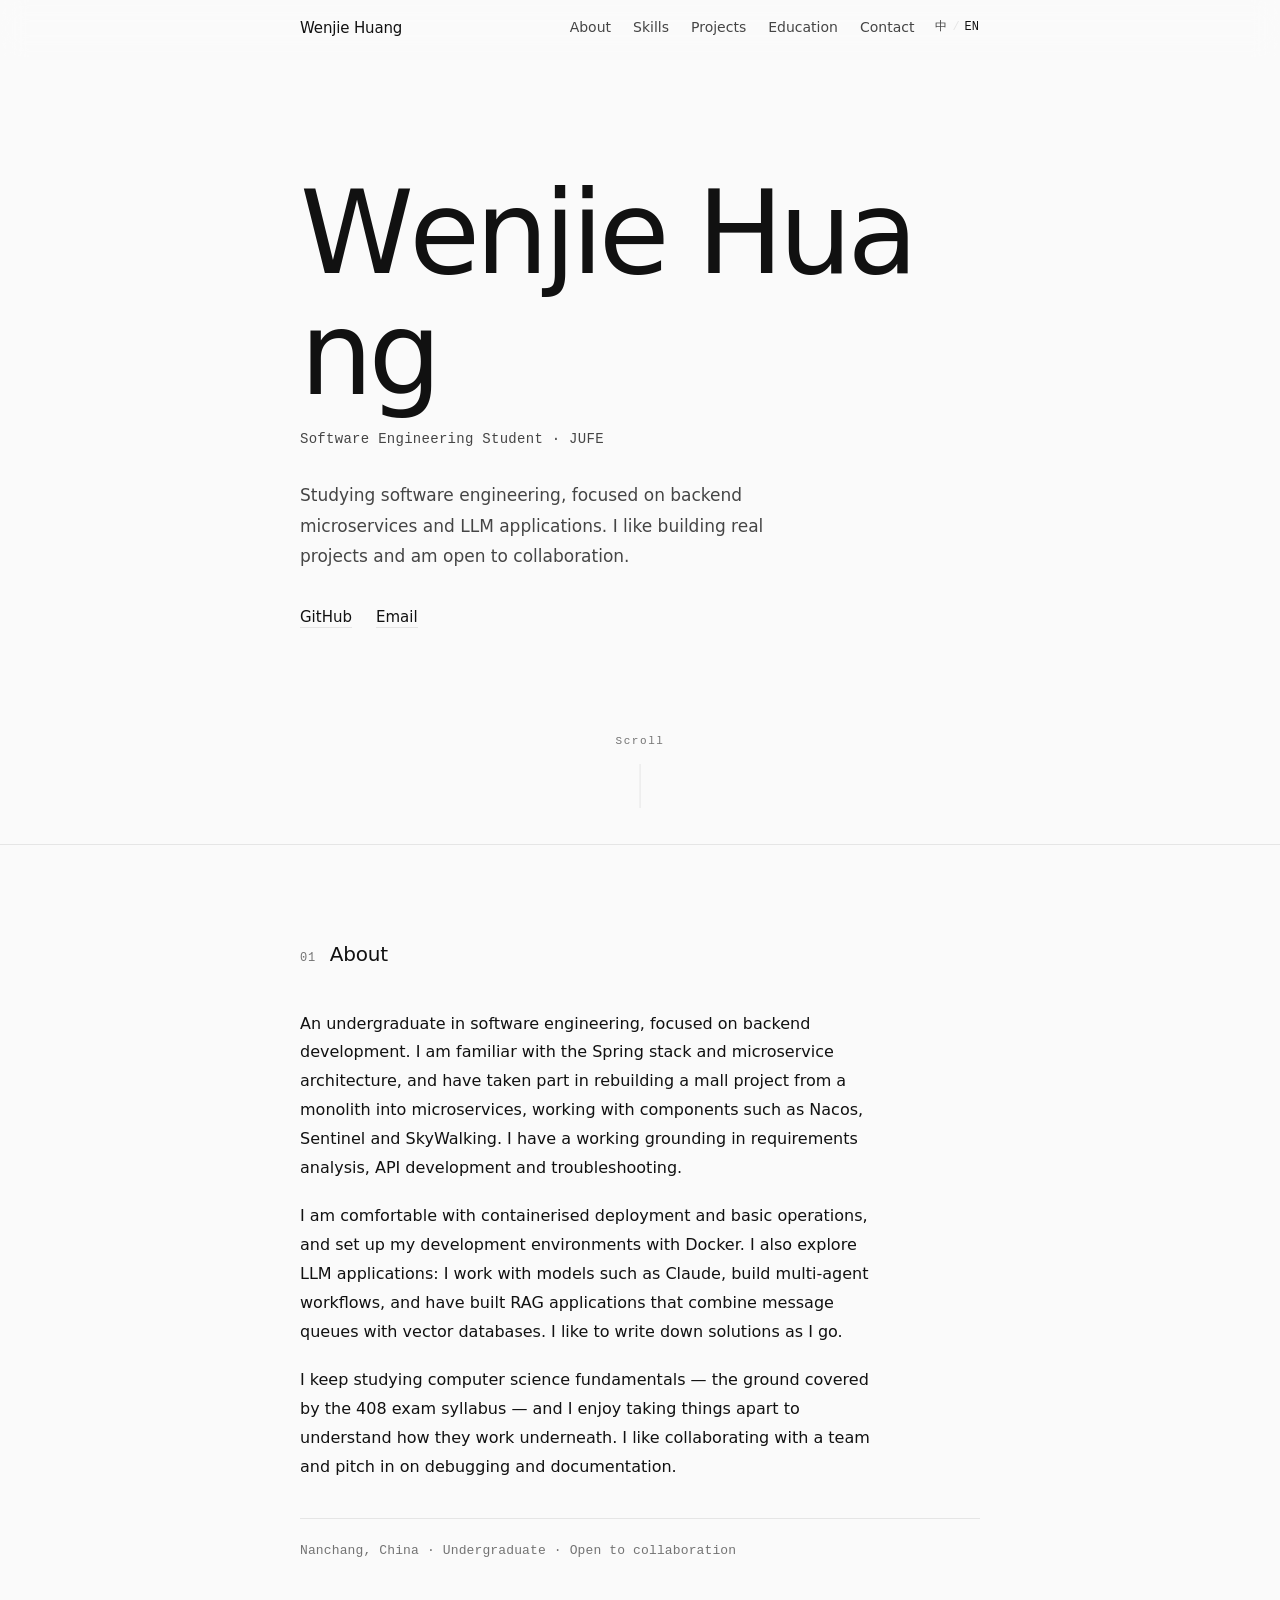
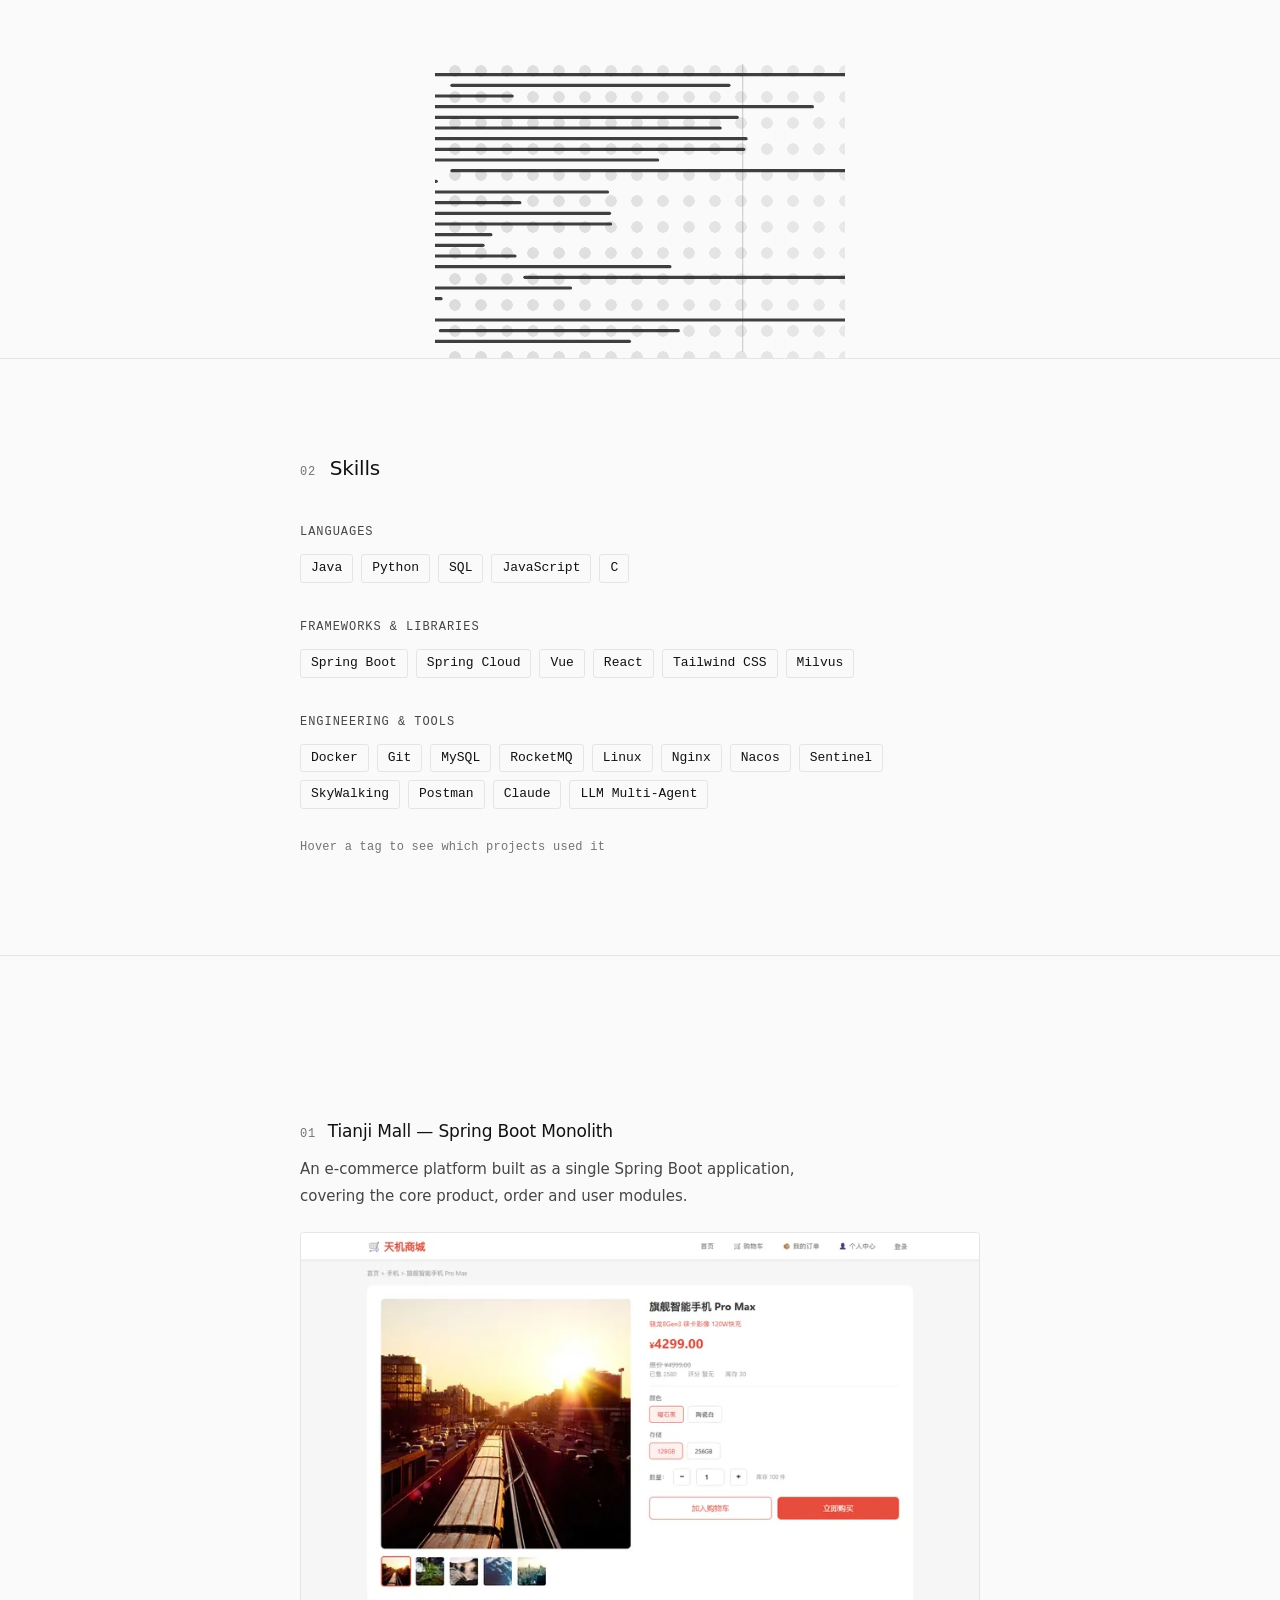
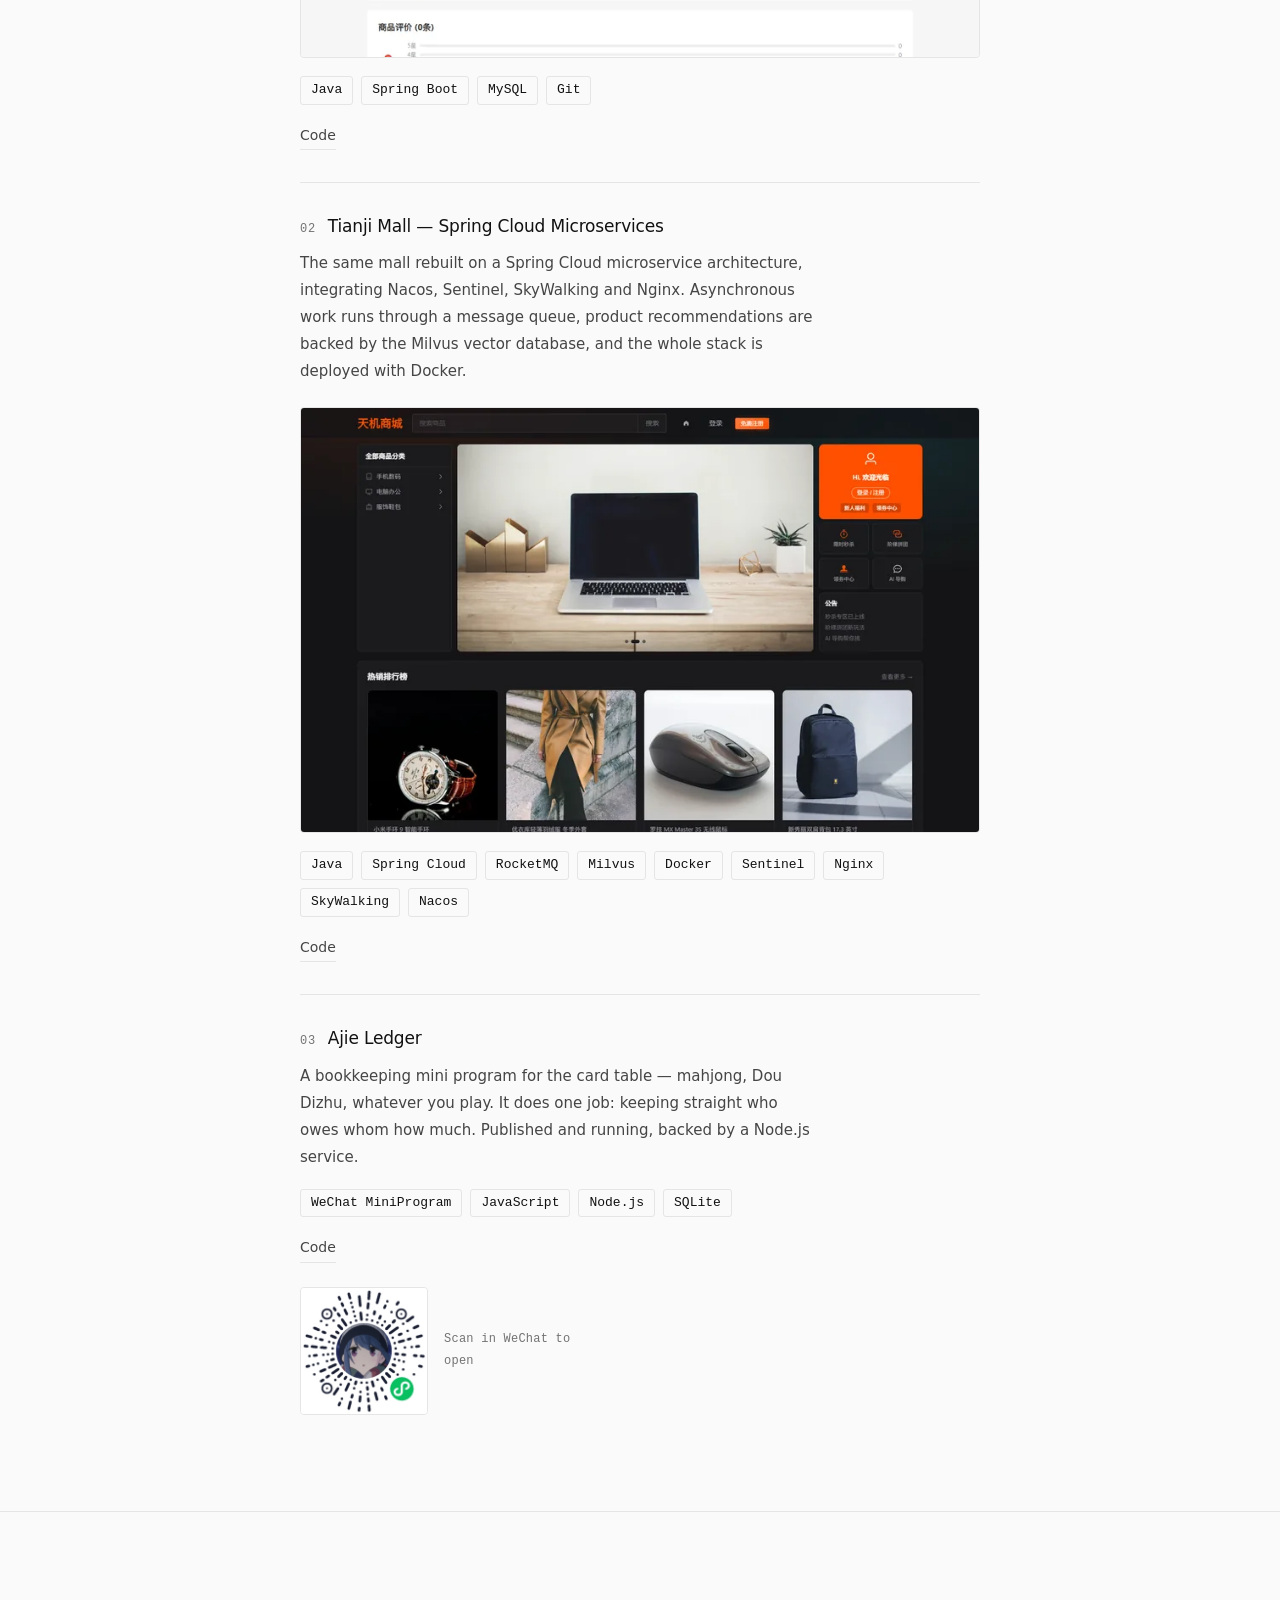
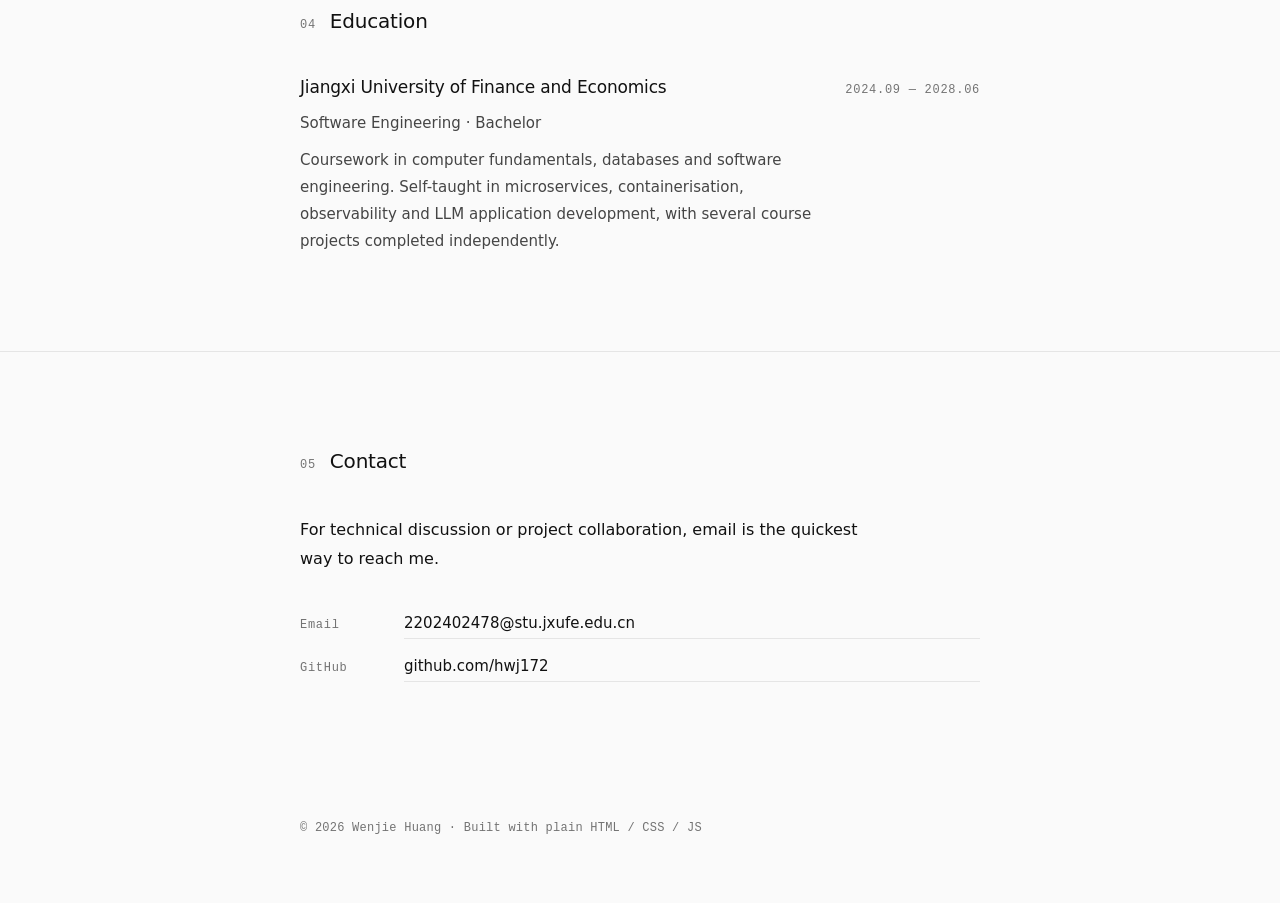
<file: index.html>
<!DOCTYPE html>
<html lang="zh-CN">
<head>
<meta charset="UTF-8">
<meta name="viewport" content="width=device-width, initial-scale=1">
<title>黄文杰 · 软件工程在读本科生</title>
<meta name="description" content="黄文杰，江西财经大学软件工程在读本科生。方向为 Java 后端微服务与大模型应用开发，熟悉 Spring Cloud、Docker、RAG 与多智能体工作流。">
<meta name="author" content="黄文杰">

<!-- 规范链接：告诉搜索引擎哪个地址是正版，避免 github.io 与其他入口重复收录 -->
<link rel="canonical" href="https://huangwenjie.asia/">

<!-- Open Graph：分享到微信 / Twitter / Slack 时的预览卡片。
     og:image 必须是绝对地址——相对路径很多爬虫不认，这是 og:image 失效最常见的原因。 -->
<meta property="og:type" content="website">
<meta property="og:site_name" content="黄文杰">
<meta property="og:locale" content="zh_CN">
<meta property="og:locale:alternate" content="en_US">
<meta property="og:url" content="https://huangwenjie.asia/">
<meta property="og:title" content="黄文杰 · 软件工程在读本科生">
<meta property="og:description" content="Java 后端微服务与大模型应用开发。熟悉 Spring Cloud、Docker、RAG 与多智能体工作流。">
<meta property="og:image" content="https://huangwenjie.asia/assets/img/og-cover.png">
<meta property="og:image:type" content="image/png">
<meta property="og:image:width" content="1200">
<meta property="og:image:height" content="630">
<meta property="og:image:alt" content="黄文杰 · 软件工程在读本科生">

<!-- Twitter 优先读自己的标签，缺了才回退到 og:*，所以显式写一遍更可靠 -->
<meta name="twitter:card" content="summary_large_image">
<meta name="twitter:title" content="黄文杰 · 软件工程在读本科生">
<meta name="twitter:description" content="Java 后端微服务与大模型应用开发。熟悉 Spring Cloud、Docker、RAG 与多智能体工作流。">
<meta name="twitter:image" content="https://huangwenjie.asia/assets/img/og-cover.png">

<!-- 结构化数据：帮助搜索引擎把「黄文杰」识别成一个人而非一串关键词。
     中英名同时写入（name 中文、alternateName 英文），是搜索引擎偏好的形式，
     所以这里不跟随语言切换。故意不放 email，避免被爬虫批量收集。
     改动这里的姓名 / 职位 / 所在地时，记得跟页面正文保持一致。 -->
<script type="application/ld+json">
{
  "@context": "https://schema.org",
  "@type": "Person",
  "name": "黄文杰",
  "alternateName": "Wenjie Huang",
  "jobTitle": "软件工程在读本科生",
  "description": "Java 后端微服务与大模型应用开发，熟悉 Spring Cloud、Docker、RAG 与多智能体工作流。",
  "url": "https://huangwenjie.asia/",
  "image": "https://huangwenjie.asia/assets/img/og-cover.png",
  "sameAs": [
    "https://github.com/hwj172"
  ],
  "affiliation": {
    "@type": "EducationalOrganization",
    "name": "江西财经大学",
    "alternateName": "Jiangxi University of Finance and Economics"
  },
  "address": {
    "@type": "PostalAddress",
    "addressLocality": "南昌",
    "addressCountry": "CN"
  }
}
</script>

<meta name="theme-color" content="#FAFAFA" media="(prefers-color-scheme: light)">
<meta name="theme-color" content="#0E0E0E" media="(prefers-color-scheme: dark)">

<link rel="icon" href="./assets/img/favicon.svg" type="image/svg+xml">
<link rel="stylesheet" href="./assets/css/style.css">

<!-- .js 前缀让 .reveal 默认隐藏、交给 motion.js 播入场。
     3 秒保险：动效模块若未接管就摘掉这个类，否则内容会永远停在 opacity:0。 -->
<script>
  document.documentElement.classList.add('js');
  setTimeout(function () {
    if (!document.documentElement.hasAttribute('data-motion-ready')) {
      document.documentElement.classList.remove('js');
    }
  }, 3000);
</script>
</head>
<body>

<a class="skip-link" href="#main" data-i18n="a11y.skip">跳到主要内容</a>

<div class="scroll-progress" aria-hidden="true"><span class="scroll-progress-bar"></span></div>

<aside class="rail" aria-hidden="true">
  <span class="rail-num">01</span>
  <span class="rail-line"><span class="rail-fill"></span></span>
</aside>

<!-- ══════════ 导航 ══════════ -->
<header class="nav" id="nav">
  <div class="container nav-inner">
    <a class="brand" href="#top" data-i18n="nav.brand">黄文杰</a>

    <nav class="nav-links" aria-label="主导航">
      <a href="#about"     data-i18n="nav.about">关于</a>
      <a href="#skills"    data-i18n="nav.skills">技能</a>
      <a href="#projects"  data-i18n="nav.projects">项目</a>
      <a href="#education" data-i18n="nav.education">教育</a>
      <a href="#contact"   data-i18n="nav.contact">联系</a>
    </nav>

    <div class="lang-switch" role="group" aria-label="语言切换 / Language">
      <button type="button" class="lang-btn" data-lang="zh" aria-pressed="true">中</button>
      <span class="lang-sep" aria-hidden="true">/</span>
      <button type="button" class="lang-btn" data-lang="en" aria-pressed="false">EN</button>
    </div>
  </div>
</header>

<main id="main">

  <!-- ══════════ 首屏 ══════════ -->
  <section class="hero" id="top">
    <div class="container hero-inner">
      <h1 class="hero-name" data-i18n="hero.name">黄文杰</h1>
      <p class="hero-role" data-i18n="hero.role">江西财经大学 · 软件工程在读</p>
      <p class="hero-intro" data-i18n="hero.intro">
        软件工程在读，深耕后端微服务与大模型应用开发，乐于实践项目，寻找技术合作机会。
      </p>
      <ul class="hero-links">
        <li><a class="link" href="https://github.com/hwj172" target="_blank" rel="noopener">GitHub</a></li>
        <li><a class="link" href="mailto:2202402478@stu.jxufe.edu.cn" data-i18n="hero.email">邮箱</a></li>
      </ul>
    </div>

    <div class="hero-cue" aria-hidden="true">
      <span class="hero-cue-text" data-i18n="hero.cue">向下滚动</span>
      <span class="hero-cue-line"></span>
    </div>
  </section>

  <!-- ══════════ 01 关于 ══════════ -->
  <section class="section" id="about">
    <div class="container">
      <div class="section-head reveal">
        <span class="section-index">01</span>
        <h2 class="section-title" data-i18n="about.title">关于我</h2>
      </div>

      <div class="prose reveal">
        <p data-i18n="about.p1">
          软件工程本科在读，主攻后端开发，熟悉 Spring 全家桶与微服务架构，参与过商城类项目从单体到微服务的改造，熟练使用 Nacos、Sentinel、SkyWalking 等组件，具备基础的需求分析、接口开发与问题排查能力。
        </p>
        <p data-i18n="about.p2">
          熟悉容器化部署与基础运维，使用 Docker 搭建开发环境；研究大模型应用，熟练使用 Claude 等大模型，搭建多智能体工作流，结合消息队列、向量数据库搭建 RAG 应用，习惯在项目中沉淀问题解决方案。
        </p>
        <p data-i18n="about.p3">
          持续学习计算机专业基础与 408 相关知识，喜欢拆解底层原理，乐于和团队协作开发，积极参与项目调试、文档整理工作。
        </p>
      </div>

      <p class="meta-line reveal" data-i18n="about.meta">
        江西南昌 · 在读本科 · 开放项目合作机会
      </p>
    </div>
  </section>

  <!-- ══════════ 视觉带 ══════════ -->
  <!-- 链路追踪抽象图。滚动时从中间向两侧展开，同时由半调网点逐渐显现。
       形状来自 assets/img/visual-trace.svg（由 tools/visual/generate.py 生成），
       颜色取 --fg，所以自动跟随明暗主题。纯装饰，对读屏隐藏。 -->
  <div class="visual" aria-hidden="true">
    <div class="visual-frame">
      <div class="visual-wash"></div>
      <div class="visual-shape"></div>
    </div>
  </div>

  <!-- ══════════ 02 技能 ══════════ -->
  <section class="section" id="skills">
    <div class="container">
      <div class="section-head reveal">
        <span class="section-index">02</span>
        <h2 class="section-title" data-i18n="skills.title">技能</h2>
      </div>

      <div class="skill-grid reveal">
        <div class="skill-group">
          <h3 class="skill-group-title" data-i18n="skills.languages">语言</h3>
          <ul class="tags">
            <li class="tag">Java</li>
            <li class="tag">Python</li>
            <li class="tag">SQL</li>
            <li class="tag">JavaScript</li>
            <li class="tag">C</li>
          </ul>
        </div>

        <div class="skill-group">
          <h3 class="skill-group-title" data-i18n="skills.frameworks">框架与库</h3>
          <ul class="tags">
            <li class="tag">Spring Boot</li>
            <li class="tag">Spring Cloud</li>
            <li class="tag">Vue</li>
            <li class="tag">React</li>
            <li class="tag">Tailwind CSS</li>
            <li class="tag">Milvus</li>
          </ul>
        </div>

        <div class="skill-group">
          <h3 class="skill-group-title" data-i18n="skills.tools">工程与工具</h3>
          <ul class="tags">
            <li class="tag">Docker</li>
            <li class="tag">Git</li>
            <li class="tag">MySQL</li>
            <li class="tag">RocketMQ</li>
            <li class="tag">Linux</li>
            <li class="tag">Nginx</li>
            <li class="tag">Nacos</li>
            <li class="tag">Sentinel</li>
            <li class="tag">SkyWalking</li>
            <li class="tag">Postman</li>
            <li class="tag">Claude</li>
            <li class="tag">LLM Multi-Agent</li>
          </ul>
        </div>
      </div>

      <!-- 联动提示：不写这句，访客不会知道标签能悬停 -->
      <p class="skill-hint reveal" data-i18n="skills.hint">
        悬停标签，可看哪些项目用到了它
      </p>
    </div>
  </section>

  <!-- ══════════ 03 项目 ══════════ -->
  <section class="section" id="projects">
    <div class="container">
      <div class="section-head reveal">
        <span class="section-index">03</span>
        <h2 class="section-title" data-i18n="projects.title">项目</h2>
      </div>

      <!-- 增删项目：复制整个 <article class="project"> 块即可 -->
      <div class="project-list">

        <article class="project reveal">
          <div class="project-head">
            <span class="project-num" aria-hidden="true">01</span>
            <h3 class="project-title" data-i18n="projects.p1.title">天机商城 SpringBoot 单体版</h3>
          </div>
          <p class="project-desc" data-i18n="projects.p1.desc">
            基于 Spring Boot 开发的单体电商平台，实现商品、订单、用户等基础电商业务模块。
          </p>
          <figure class="project-shot">
            <img src="./assets/img/shot-boot.webp" width="800" height="500" loading="lazy"
                 alt="天机商城单体版的商品详情页，含规格选择、价格与评价区">
          </figure>
          <ul class="tags">
            <li class="tag">Java</li>
            <li class="tag">Spring Boot</li>
            <li class="tag">MySQL</li>
            <li class="tag">Git</li>
          </ul>
          <p class="project-links">
            <a class="link link-sm" href="https://github.com/hwj172/tianji-mall-boot" target="_blank" rel="noopener" data-i18n="projects.code">源码</a>
          </p>
        </article>

        <article class="project reveal">
          <div class="project-head">
            <span class="project-num" aria-hidden="true">02</span>
            <h3 class="project-title" data-i18n="projects.p2.title">天机商城 SpringCloud 微服务版</h3>
          </div>
          <p class="project-desc" data-i18n="projects.p2.desc">
            基于 Spring Cloud 微服务架构的电商系统，整合 Nacos、Sentinel、SkyWalking、Nginx，用消息队列做异步处理，接入 Milvus 向量库实现商品推荐，Docker 容器化部署。
          </p>
          <figure class="project-shot">
            <img src="./assets/img/shot-mall.webp" width="800" height="500" loading="lazy"
                 alt="天机商城微服务版的首页，含分类导航、轮播与热销商品">
          </figure>
          <ul class="tags">
            <li class="tag">Java</li>
            <li class="tag">Spring Cloud</li>
            <li class="tag">RocketMQ</li>
            <li class="tag">Milvus</li>
            <li class="tag">Docker</li>
            <li class="tag">Sentinel</li>
            <li class="tag">Nginx</li>
            <li class="tag">SkyWalking</li>
            <li class="tag">Nacos</li>
          </ul>
          <p class="project-links">
            <a class="link link-sm" href="https://github.com/hwj172/tianji-mall" target="_blank" rel="noopener" data-i18n="projects.code">源码</a>
          </p>
        </article>

        <article class="project reveal">
          <div class="project-head">
            <span class="project-num" aria-hidden="true">03</span>
            <h3 class="project-title" data-i18n="projects.p3.title">阿杰记账</h3>
          </div>
          <p class="project-desc" data-i18n="projects.p3.desc">
            给牌桌上的人用的记账小程序。麻将、斗地主、跑得快都行，只做一件事：记清谁付给谁多少钱。已发布上线，配套一套 Node.js 后端。
          </p>
          <ul class="tags">
            <li class="tag">WeChat MiniProgram</li>
            <li class="tag">JavaScript</li>
            <li class="tag">Node.js</li>
            <li class="tag">SQLite</li>
          </ul>
          <p class="project-links">
            <a class="link link-sm" href="https://github.com/hwj172/ajie-jizhang" target="_blank" rel="noopener" data-i18n="projects.code">源码</a>
          </p>

          <figure class="qr">
            <img class="qr-img" src="./assets/img/qr-ajie-jizhang.jpg"
                 width="258" height="258" loading="lazy"
                 alt="阿杰记账小程序码，用微信扫码即可使用">
            <!-- 这里不能写 <br>：i18n.js 用 textContent 替换文案，会把标签吃掉 -->
            <figcaption class="qr-caption" data-i18n="projects.p3.qr">
              微信扫码直接使用
            </figcaption>
          </figure>
        </article>

      </div>
    </div>
  </section>

  <!-- ══════════ 04 教育 ══════════ -->
  <!-- 增删经历：复制整个 <article class="edu"> 块即可。
       时间建议写成「2024.09 — 2028.06」这种格式，它会用等宽字体显示。
       data-i18n 的 key 必须唯一，英文译名补到 assets/js/i18n.js。 -->
  <section class="section" id="education">
    <div class="container">
      <div class="section-head reveal">
        <span class="section-index">04</span>
        <h2 class="section-title" data-i18n="education.title">教育</h2>
      </div>

      <div class="edu-list">

        <article class="edu reveal">
          <div class="edu-head">
            <h3 class="edu-school" data-i18n="education.e1.school">江西财经大学</h3>
            <span class="edu-period" data-i18n="education.e1.period">2024.09 — 2028.06</span>
          </div>
          <p class="edu-degree" data-i18n="education.e1.degree">软件工程 · 本科</p>
          <p class="edu-note" data-i18n="education.e1.note">
            在校学习计算机基础、数据库与软件工程；自主学习微服务、容器化、可观测性与大模型应用技术，独立完成多个课程项目。
          </p>
        </article>

      </div>
    </div>
  </section>

  <!-- ══════════ 05 联系 ══════════ -->
  <section class="section" id="contact">
    <div class="container">
      <div class="section-head reveal">
        <span class="section-index">05</span>
        <h2 class="section-title" data-i18n="contact.title">联系</h2>
      </div>

      <p class="prose reveal" data-i18n="contact.lead">
        欢迎就技术交流、项目合作联系我，邮件是最快的方式。
      </p>

      <ul class="contact-list reveal">
        <li>
          <span class="contact-label" data-i18n="contact.email">邮箱</span>
          <a class="link" href="mailto:2202402478@stu.jxufe.edu.cn">2202402478@stu.jxufe.edu.cn</a>
        </li>
        <li>
          <span class="contact-label">GitHub</span>
          <a class="link" href="https://github.com/hwj172" target="_blank" rel="noopener">github.com/hwj172</a>
        </li>
      </ul>
    </div>
  </section>

</main>

<footer class="footer">
  <div class="container">
    <p class="footer-note">
      © <span id="year">2026</span>
      <span data-i18n="footer.name">黄文杰</span>
      <span aria-hidden="true">·</span>
      <span data-i18n="footer.built">用纯 HTML / CSS / JS 构建</span>
    </p>
  </div>
</footer>

<script src="./assets/js/i18n.js"></script>
<script src="./assets/js/motion.js"></script>
<script src="./assets/js/main.js"></script>
</body>
</html>
</file>
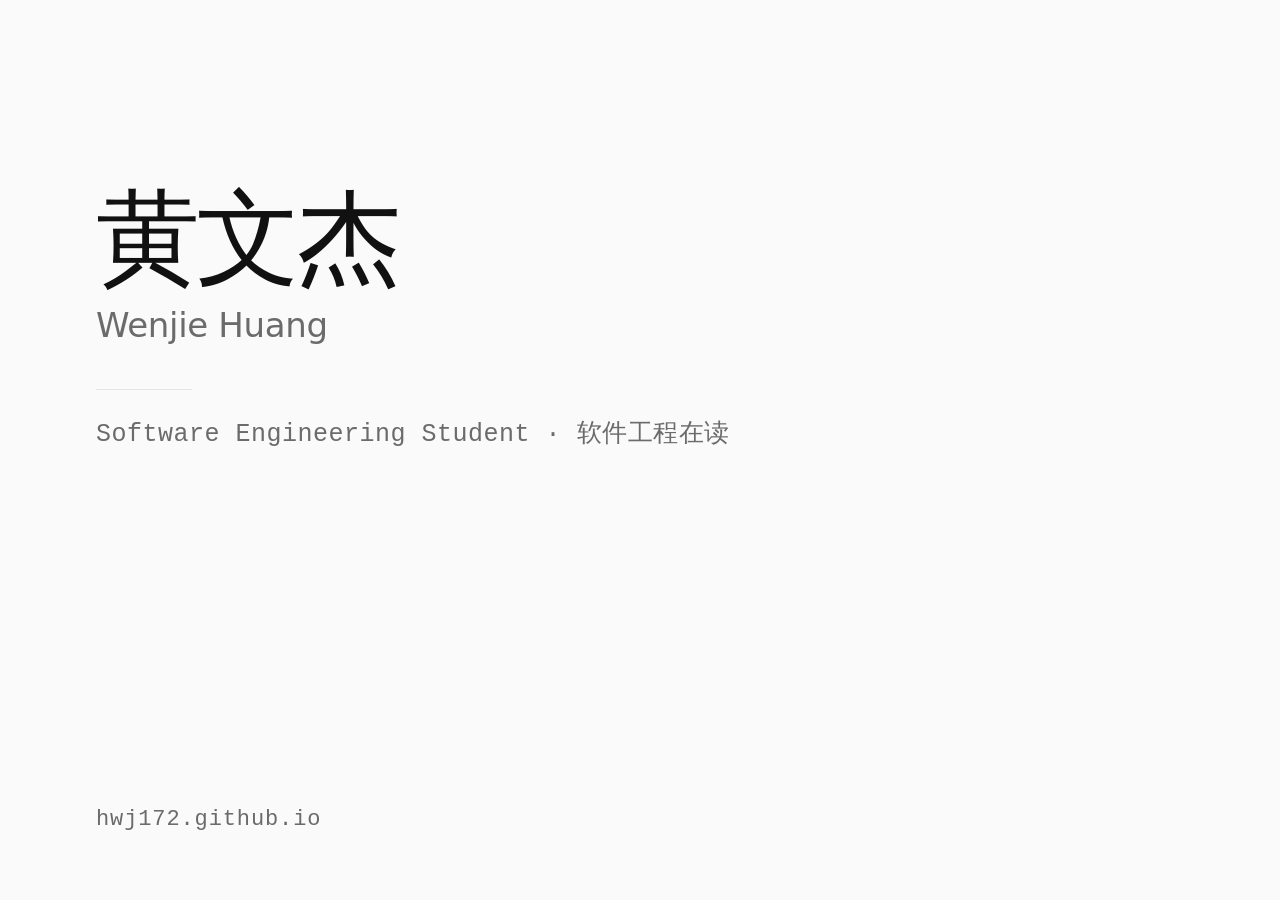
<file: tools/og-cover/template.html>
<!DOCTYPE html>
<html lang="zh-CN">
<head>
<meta charset="UTF-8">
<title>OG cover template</title>
<style>
  /* 与站点同款配色，改这里记得同步 assets/css/style.css 的 :root */
  :root {
    --bg: #FAFAFA;
    --fg: #111111;
    --muted: #6B6B6B;
    --line: #E5E5E5;
  }

  * { margin: 0; padding: 0; box-sizing: border-box; }

  html, body {
    width: 1200px;
    height: 630px;
    overflow: hidden;
  }

  body {
    background: var(--bg);
    color: var(--fg);
    font-family: -apple-system, BlinkMacSystemFont, "Segoe UI", "PingFang SC",
                 "Hiragino Sans GB", "Microsoft YaHei", system-ui, sans-serif;
    display: flex;
    flex-direction: column;
    justify-content: center;
    padding: 0 96px;
    -webkit-font-smoothing: antialiased;
  }

  .name {
    font-size: 104px;
    font-weight: 500;
    letter-spacing: -0.035em;
    line-height: 1.1;
  }

  .name-en {
    margin-top: 10px;
    font-size: 34px;
    font-weight: 400;
    letter-spacing: -0.01em;
    color: var(--muted);
  }

  .rule {
    width: 96px;
    height: 1px;
    background: var(--line);
    margin: 44px 0 26px;
  }

  .role {
    font-family: ui-monospace, SFMono-Regular, "JetBrains Mono", Menlo,
                 Consolas, "Liberation Mono", monospace;
    font-size: 25px;
    letter-spacing: 0.02em;
    color: var(--muted);
  }

  .site {
    position: absolute;
    left: 96px;
    bottom: 68px;
    font-family: ui-monospace, SFMono-Regular, "JetBrains Mono", Menlo,
                 Consolas, "Liberation Mono", monospace;
    font-size: 22px;
    letter-spacing: 0.04em;
    color: var(--muted);
  }
</style>
</head>
<body>
  <!-- 改这里的几个值即可，改完跑 tools/og-cover/generate.py 重新生成 -->
  <div class="name">黄文杰</div>
  <div class="name-en">Wenjie Huang</div>
  <div class="rule"></div>
  <div class="role">Software Engineering Student · 软件工程在读</div>
  <div class="site">hwj172.github.io</div>
</body>
</html>
</file>
<file: assets/css/style.css>
/* ═══════════════════════════════════════════════
   黄文杰 · 个人主页
   极简克制：大量留白、黑白灰、细字重
   动效只动 transform / opacity；无外部依赖，字体走系统字体栈
   ═══════════════════════════════════════════════ */

/* ── 主题变量 ───────────────────────────────── */
:root {
  color-scheme: light dark;

  --bg:     #FAFAFA;
  --fg:     #111111;   /* 主：标题、正文、项目名 */
  --muted:  #454545;   /* 次：描述、标签、导航 */
  --faint:  #737373;   /* 弱：序号、meta、页脚等元信息 */
  --line:   #E5E5E5;
  --nav-bg: rgba(250, 250, 250, 0.82);

  --maxw:   680px;
  --gutter: 24px;

  --font-sans: -apple-system, BlinkMacSystemFont, "Segoe UI", "PingFang SC",
               "Hiragino Sans GB", "Microsoft YaHei", system-ui, sans-serif;
  --font-mono: ui-monospace, SFMono-Regular, "JetBrains Mono", Menlo,
               Consolas, "Liberation Mono", monospace;

  --ease: cubic-bezier(0.22, 0.61, 0.36, 1);
}

@media (prefers-color-scheme: dark) {
  :root {
    --bg:     #0E0E0E;
    --fg:     #EDEDED;   /* 主 */
    --muted:  #B4B4B4;   /* 次 */
    --faint:  #7C7C7C;   /* 弱。7A 只有 4.4997:1，差一丝不达标，抬一格到 4.64 */
    --line:   #222222;
    --nav-bg: rgba(14, 14, 14, 0.82);
  }
}

/* ── 基础 ───────────────────────────────────── */
*, *::before, *::after { box-sizing: border-box; }

html {
  scroll-behavior: smooth;
  /* 锚点跳转时避开吸顶导航 */
  scroll-padding-top: 88px;
  -webkit-text-size-adjust: 100%;
}

body {
  margin: 0;
  background: var(--bg);
  color: var(--fg);
  font-family: var(--font-sans);
  font-size: 16px;
  line-height: 1.8;
  font-weight: 400;
  -webkit-font-smoothing: antialiased;
  -moz-osx-font-smoothing: grayscale;
  text-rendering: optimizeLegibility;
}

h1, h2, h3 { margin: 0; font-weight: 500; line-height: 1.35; }
p { margin: 0; }
ul { margin: 0; padding: 0; list-style: none; }

a { color: inherit; }

.container {
  width: min(100% - var(--gutter) * 2, var(--maxw));
  margin-inline: auto;
}

/* ── 焦点与跳转链接 ─────────────────────────── */
:focus-visible {
  outline: 2px solid var(--fg);
  outline-offset: 3px;
  border-radius: 2px;
}

.skip-link {
  position: absolute;
  left: 50%;
  top: 8px;
  transform: translate(-50%, -200%);
  z-index: 100;
  padding: 8px 16px;
  background: var(--fg);
  color: var(--bg);
  font-size: 14px;
  text-decoration: none;
  border-radius: 4px;
  transition: transform 160ms var(--ease);
}
.skip-link:focus { transform: translate(-50%, 0); }

/* ── 链接样式：下划线细线，不用蓝色 ─────────── */
.link {
  text-decoration: none;
  border-bottom: 1px solid var(--line);
  padding-bottom: 1px;
  transition: border-color 160ms var(--ease);
}
.link:hover { border-color: var(--fg); }

.link-sm { font-size: 14px; color: var(--muted); }
.link-sm:hover { color: var(--fg); }

/* ═══════════ 滚动进度条 ═══════════ */
/* --scroll-progress 由 motion.js 写入，这里与 .rail-fill 共用同一份计算 */
.scroll-progress {
  position: fixed;
  inset: 0 0 auto 0;
  z-index: 60;              /* 压在导航（50）之上，成为页面最顶的那 1px */
  height: 1px;
  pointer-events: none;
}

.scroll-progress-bar {
  display: block;
  height: 100%;
  background: var(--fg);
  transform: scaleX(var(--scroll-progress, 0));
  transform-origin: 0 50%;
  will-change: transform;
}

/* ═══════════ 左侧区块指示 ═══════════ */
/* 内容列 680px 居中，窄屏两侧没有余量给它，所以只在宽屏出现 */
.rail {
  display: none;
}

@media (min-width: 1180px) {
  .rail {
    position: fixed;
    left: 40px;
    top: 50%;
    z-index: 40;
    display: flex;
    flex-direction: column;
    align-items: center;
    gap: 14px;
    opacity: 0;
    transform: translateY(-50%);
    transition: opacity 500ms var(--ease);
    pointer-events: none;
  }

  /* 首屏不存在「当前区块」，整条隐去 */
  .rail.is-active { opacity: 1; }
}

.rail-num {
  font-family: var(--font-mono);
  font-size: 11px;
  letter-spacing: 0.08em;
  color: var(--faint);
}

.rail-line {
  position: relative;
  display: block;
  width: 1px;
  height: 110px;
  background: var(--line);
}

.rail-fill {
  position: absolute;
  inset: 0;
  display: block;
  background: var(--fg);
  transform: scaleY(var(--scroll-progress, 0));
  transform-origin: 50% 0;
  will-change: transform;
}

/* ═══════════ 导航 ═══════════ */
.nav {
  position: fixed;
  inset: 0 0 auto 0;
  z-index: 50;
  /* --nav-bg 是半透明底色，作为 backdrop-filter 不支持时的可靠回退 */
  background: var(--nav-bg);
  backdrop-filter: saturate(180%) blur(12px);
  -webkit-backdrop-filter: saturate(180%) blur(12px);
  border-bottom: 1px solid transparent;
  transition: border-color 200ms var(--ease);
}
.nav.is-scrolled { border-bottom-color: var(--line); }

.nav-inner {
  display: flex;
  align-items: center;
  gap: 20px;
  height: 56px;
}

.brand {
  font-size: 15px;
  font-weight: 500;
  letter-spacing: -0.01em;
  text-decoration: none;
  margin-right: auto;
}

.nav-links {
  display: flex;
  gap: 22px;
  font-size: 14px;
}
.nav-links a {
  color: var(--muted);
  text-decoration: none;
  transition: color 160ms var(--ease);
}
.nav-links a:hover { color: var(--fg); }
.nav-links a[aria-current="true"] { color: var(--fg); }

.lang-switch {
  display: flex;
  align-items: center;
  gap: 4px;
  font-family: var(--font-mono);
  font-size: 12px;
}
.lang-btn {
  appearance: none;
  background: none;
  border: 0;
  padding: 2px 1px;
  font: inherit;
  color: var(--muted);
  cursor: pointer;
  transition: color 160ms var(--ease);
}
.lang-btn:hover { color: var(--fg); }
.lang-btn[aria-pressed="true"] { color: var(--fg); }
.lang-sep { color: var(--line); }

/* ═══════════ 首屏 ═══════════ */
.hero {
  position: relative;
  display: flex;
  align-items: center;
  min-height: calc(100vh - 56px);
  min-height: calc(100svh - 56px);   /* svh 避开移动端浏览器地址栏的抖动 */
  padding: 72px 0 112px;
}

.hero-name {
  font-size: clamp(44px, 9vw, 132px);
  font-weight: 500;
  letter-spacing: -0.04em;
  line-height: 1.05;
}

/* 用 animation 而非 transition：切换语言时姓名会被重新拆分，
   只有重新触发动画才能再播一次。 */
.js .hero-name .ch {
  display: inline-block;
  opacity: 0;
  transform: translate3d(0, 0.45em, 0);
  animation: ch-in 700ms var(--ease) forwards;
  animation-delay: calc(var(--i, 0) * 55ms + 120ms);
}

@keyframes ch-in {
  to {
    opacity: 1;
    transform: translate3d(0, 0, 0);
  }
}

.hero-cue {
  position: absolute;
  left: 50%;
  bottom: 36px;
  transform: translateX(-50%);
  display: flex;
  flex-direction: column;
  align-items: center;
  gap: 12px;
}

.hero-cue-text {
  font-family: var(--font-mono);
  font-size: 11px;
  letter-spacing: 0.14em;
  color: var(--faint);
}

.hero-cue-line {
  position: relative;
  display: block;
  width: 1px;
  height: 44px;
  background: var(--line);
  overflow: hidden;
}

.hero-cue-line::after {
  content: "";
  position: absolute;
  inset: 0 0 auto 0;
  height: 100%;
  background: var(--fg);
  transform: translateY(-100%);
  animation: cue-travel 2400ms var(--ease) infinite;
}

@keyframes cue-travel {
  0%   { transform: translateY(-100%); }
  55%  { transform: translateY(100%); }
  100% { transform: translateY(100%); }
}

/* ═══════════ 视觉带 ═══════════ */
/* 两个效果叠在一起，各占一层：
     .visual-frame  外层 —— clip-path 从中间向两侧展开（滚动进度驱动）
                    同时套一层半调网点遮罩，网点随进度变大到互相重叠
     .visual-shape  内层 —— 用 SVG 当遮罩，铺上 --fg 颜色得到形状
   颜色取自 --fg，所以明暗主题自动跟随，不需要两份素材。
   --p 由 motion.js 按滚动进度写入（0→1）。 */
/* 默认完整展开：没有 JS 时视觉带直接是成品，不会露出一条残带。
   有 JS 才从 0 开始、交给滚动驱动 —— 与 .reveal 同一套机制。 */
.visual {
  --p: 1;
  margin: 0;
  overflow: hidden;
}

.js .visual {
  --p: 0;
}

.visual-frame {
  position: relative;
  height: clamp(170px, 24vw, 300px);
  /* 展开：未滚动到时只露中间 32% */
  clip-path: inset(0 calc((1 - var(--p)) * 34%) 0 calc((1 - var(--p)) * 34%));
}

/* 半调网点作用在这一层：它是一块连续的渐变，网点才能正常发挥。
   放在线条上会把细线打断成虚线，反而像渲染坏了。 */
.visual-wash {
  position: absolute;
  inset: 0;
  background: linear-gradient(90deg,
    transparent 0%,
    color-mix(in srgb, var(--fg) 14%, transparent) 26%,
    color-mix(in srgb, var(--fg) 9%, transparent) 58%,
    transparent 100%);
  -webkit-mask-image: radial-gradient(circle, #000 5.5px, transparent 6px);
  mask-image: radial-gradient(circle, #000 5.5px, transparent 6px);
  -webkit-mask-size: calc(26px - var(--p) * 20px) calc(26px - var(--p) * 20px);
  mask-size: calc(26px - var(--p) * 20px) calc(26px - var(--p) * 20px);
  -webkit-mask-repeat: repeat;
  mask-repeat: repeat;
}

.visual-shape {
  position: absolute;
  inset: 0;
  background: var(--fg);
  opacity: 0.8;
  -webkit-mask-image: url("../img/visual-trace.svg");
  mask-image: url("../img/visual-trace.svg");
  -webkit-mask-size: 100% 100%;
  mask-size: 100% 100%;
  -webkit-mask-repeat: no-repeat;
  mask-repeat: no-repeat;
}

.hero-role {
  margin-top: 12px;
  font-family: var(--font-mono);
  font-size: 14px;
  letter-spacing: 0.02em;
  color: var(--muted);
}

.hero-intro {
  margin-top: 28px;
  max-width: 46ch;
  font-size: 17px;
  color: var(--muted);
}

.hero-links {
  display: flex;
  flex-wrap: wrap;
  gap: 8px 24px;
  margin-top: 32px;
  font-size: 15px;
}

/* ═══════════ 通用区块 ═══════════ */
.section {
  padding: 96px 0;
  border-top: 1px solid var(--line);
}

.section-head {
  display: flex;
  align-items: baseline;
  gap: 14px;
  margin-bottom: 40px;
}

.section-index {
  font-family: var(--font-mono);
  font-size: 12px;
  letter-spacing: 0.06em;
  color: var(--faint);
}

.section-title {
  font-size: 20px;
  font-weight: 500;
  letter-spacing: -0.01em;
}

.prose {
  max-width: 58ch;
  font-size: 16px;
  color: var(--fg);
}
.prose p + p { margin-top: 20px; }

.meta-line {
  margin-top: 36px;
  padding-top: 20px;
  border-top: 1px solid var(--line);
  font-family: var(--font-mono);
  font-size: 13px;
  letter-spacing: 0.01em;
  color: var(--faint);
}

/* ═══════════ 技能 ═══════════ */
.skill-grid {
  display: grid;
  gap: 36px;
}

.skill-group-title {
  font-family: var(--font-mono);
  font-size: 12px;
  font-weight: 400;
  letter-spacing: 0.08em;
  text-transform: uppercase;
  color: var(--muted);
  margin-bottom: 14px;
}

.tags {
  display: flex;
  flex-wrap: wrap;
  gap: 8px;
}

.tag {
  font-family: var(--font-mono);
  font-size: 13px;
  line-height: 1.6;
  padding: 3px 10px;
  border: 1px solid var(--line);
  border-radius: 3px;
  color: var(--fg);
  transition: border-color 160ms var(--ease);
}
.tag:hover { border-color: var(--muted); }

/* 能联动到项目的技能标签：悬停时描边加深，暗示它可交互 */
.tag.is-linked:hover { border-color: var(--fg); }

/* 技能标签联动的提示语。
   触屏上联动是关闭的，所以这句提示也必须隐藏 ——
   否则等于给了一个用不了的指引。 */
.skill-hint {
  display: none;
}

@media (hover: hover) and (pointer: fine) {
  .skill-hint {
    display: block;
    margin-top: 28px;
    font-family: var(--font-mono);
    font-size: 12px;
    letter-spacing: 0.02em;
    color: var(--faint);
  }
}

/* 悬停技能标签时：用到它的项目留下并前移，其余淡出。
   只有精确指针设备才启用 —— 触屏没有 hover，这个状态永远不会解除。 */
@media (hover: hover) and (pointer: fine) {
  .project.is-dimmed { opacity: 0.24; }
  .project.is-linked { transform: translateX(5px); }
  .project.is-linked .tag.is-match { border-color: var(--fg); }
}

/* ═══════════ 项目 ═══════════ */
.project {
  padding-top: 32px;
  border-top: 1px solid var(--line);
  transition: transform 420ms var(--ease), opacity 320ms var(--ease);
}
.project:first-child { padding-top: 0; border-top: 0; }
.project + .project { margin-top: 32px; }

@media (hover: hover) {
  .project:hover { transform: translateX(5px); }
}

.project-head {
  display: flex;
  align-items: baseline;
  gap: 12px;
}

/* 序号必须在 data-i18n 元素之外：放里面会被 i18n 的 textContent 替换吃掉 */
.project-num {
  flex-shrink: 0;
  font-family: var(--font-mono);
  font-size: 12px;
  letter-spacing: 0.06em;
  color: var(--faint);
  transition: color 420ms var(--ease);
}

.project:hover .project-num { color: var(--fg); }

.project-title {
  font-size: 17px;
  font-weight: 500;
  letter-spacing: -0.01em;
}

.project-desc {
  margin-top: 10px;
  max-width: 54ch;
  font-size: 15px;
  color: var(--muted);
}

/* 项目缩略图。深色截屏配浅色页面用一个细边框收住，当作「屏幕窗口」看，
   而不是把它处理成灰阶——那样就看不出项目原本的样子了。 */
.project-shot {
  margin: 22px 0 0;
}

.project-shot img {
  display: block;
  width: 100%;
  height: auto;
  border: 1px solid var(--line);
  border-radius: 4px;
}

.project .tags { margin-top: 18px; }

.project-links {
  display: flex;
  gap: 20px;
  margin-top: 18px;
}

/* 小程序码。深色模式下也必须保持浅底——二维码靠明暗对比才扫得出来，
   所以这里给固定白底，不跟随主题变量。 */
.qr {
  display: flex;
  align-items: center;
  gap: 16px;
  margin: 24px 0 0;
}

.qr-img {
  display: block;
  flex-shrink: 0;           /* 窄屏下不许被 flex 压小，否则码扫不出来 */
  width: 128px;
  height: 128px;
  border: 1px solid var(--line);
  border-radius: 4px;
  background: #fff;
}

.qr-caption {
  max-width: 18ch;          /* 中文一行放得下；英文较长时自然折行 */
  font-family: var(--font-mono);
  font-size: 12px;
  line-height: 1.8;
  letter-spacing: 0.02em;
  color: var(--faint);
}

/* ═══════════ 教育 ═══════════ */
/* 结构与项目区一致：细线上分隔，避免引入新组件 */
.edu {
  padding-top: 32px;
  border-top: 1px solid var(--line);
}
.edu:first-child { padding-top: 0; border-top: 0; }
.edu + .edu { margin-top: 32px; }

.edu-head {
  display: flex;
  align-items: baseline;
  justify-content: space-between;
  flex-wrap: wrap;
  gap: 4px 16px;
}

.edu-school {
  font-size: 17px;
  font-weight: 500;
  letter-spacing: -0.01em;
}

.edu-period {
  flex-shrink: 0;
  font-family: var(--font-mono);
  font-size: 12px;
  letter-spacing: 0.06em;
  color: var(--faint);
  white-space: nowrap;
}

.edu-degree {
  margin-top: 8px;
  font-size: 15px;
  color: var(--muted);
}

.edu-note {
  margin-top: 10px;
  max-width: 54ch;
  font-size: 15px;
  color: var(--muted);
}

.edu .tags { margin-top: 16px; }

/* ═══════════ 联系 ═══════════ */
.contact-list {
  display: grid;
  gap: 14px;
  margin-top: 36px;
  font-size: 15px;
}

.contact-list li {
  display: grid;
  grid-template-columns: 88px 1fr;
  gap: 16px;
  align-items: baseline;
}

.contact-label {
  font-family: var(--font-mono);
  font-size: 12px;
  letter-spacing: 0.06em;
  color: var(--faint);
}

/* ═══════════ 页脚 ═══════════ */
.footer {
  padding: 40px 0 64px;
}

.footer-note {
  font-family: var(--font-mono);
  font-size: 12px;
  letter-spacing: 0.02em;
  color: var(--faint);
}

/* ═══════════ 错落入场 ═══════════ */
/* .js 前缀保证脚本未执行时内容依然可见；motion.js 若未按时接管，
   index.html 里的保险会把这个类摘掉。
   容器有子元素就只动子元素 —— 容器自己再淡一次会显得浑浊。 */
.js .reveal > * {
  opacity: 0;
  transform: translate3d(0, 14px, 0);
}
.js .reveal.is-visible > * {
  opacity: 1;
  transform: none;
  transition: opacity 620ms var(--ease), transform 620ms var(--ease);
  transition-delay: calc(var(--i, 0) * 70ms);
}

.js .reveal-leaf {
  opacity: 0;
  transform: translate3d(0, 14px, 0);
}
.js .reveal-leaf.is-visible {
  opacity: 1;
  transform: none;
  transition: opacity 620ms var(--ease), transform 620ms var(--ease);
}

/* .magnetic 由 motion.js 按「有精确指针 + 未要求减少动效」决定加不加 */
.magnetic {
  transition: transform 320ms var(--ease);
}

/* ═══════════ 响应式 ═══════════ */
@media (max-width: 640px) {
  :root { --gutter: 20px; }

  html { scroll-padding-top: 72px; }

  .nav-inner { gap: 12px; }
  .nav-links { gap: 14px; font-size: 13px; }
  .brand { font-size: 14px; }

  .hero { padding: 48px 0 104px; }
  /* 窄屏改用 vw 主导，避免 "Wenjie Huang" 换行换得太难看 */
  .hero-name { font-size: clamp(36px, 11.5vw, 60px); }
  .hero-intro { font-size: 16px; margin-top: 22px; }
  .hero-cue { bottom: 28px; }

  .section { padding: 64px 0; }
  .section-head { margin-bottom: 28px; }
  .section-title { font-size: 18px; }

  .contact-list li {
    grid-template-columns: 1fr;
    gap: 4px;
  }
}

/* 小屏导航：导航项加到 5 个后，英文标签（About/Skills/Projects/Education/Contact）
   加 "Wenjie Huang" 品牌名会超出可用宽度——实测 375px 溢出约 10px、320px 溢出约 110px。
   导航栏的姓名与首屏大标题重复，这里让位给导航链接。
   注意 .nav-links 要补上 margin-right:auto 接替 .brand 的撑开作用，否则整组会靠左。 */
@media (max-width: 480px) {
  .brand { display: none; }
  .nav-links { margin-right: auto; }
}

/* 极窄屏（320px 级安卓机）：字号与间距再收一档，避免换行 */
@media (max-width: 380px) {
  .nav-links { gap: 10px; font-size: 12px; }
}

@media (max-width: 340px) {
  .nav-links { gap: 8px; font-size: 11px; }
  .lang-switch { font-size: 11px; }
}

/* ═══════════ 动效降级 ═══════════ */
/* 这里管 CSS 动画，motion.js 那边管行为，两边都要覆盖 */
@media (prefers-reduced-motion: reduce) {
  html { scroll-behavior: auto; }

  .js .reveal > *,
  .js .reveal-leaf,
  .js .hero-name .ch {
    opacity: 1;
    transform: none;
    animation: none;
    transition: none;
  }

  /* 视差是 motion.js 写的内联样式，这里兜底 */
  .hero {
    opacity: 1 !important;
    transform: none !important;
  }

  .rail-fill,
  .scroll-progress-bar {
    transform: none !important;
  }

  .hero-cue-line::after { animation: none; opacity: 0; }
  .magnetic { transition: none; }

  /* 视觉带直接给成品，不做展开与网点显现 */
  .visual { --p: 1 !important; }

  *, *::before, *::after {
    animation-duration: 0.01ms !important;
    transition-duration: 0.01ms !important;
  }
}

/* ═══════════ 打印 ═══════════ */
@media print {
  .nav, .lang-switch, .skip-link,
  .scroll-progress, .rail, .hero-cue { display: none; }

  .js .reveal > *,
  .js .reveal-leaf,
  .js .hero-name .ch { opacity: 1; transform: none; }

  .hero {
    min-height: auto;
    opacity: 1 !important;
    transform: none !important;
  }

  .project { transform: none !important; }
  body { background: #fff; color: #000; }
  .section { padding: 24px 0; page-break-inside: avoid; }
}
</file>
